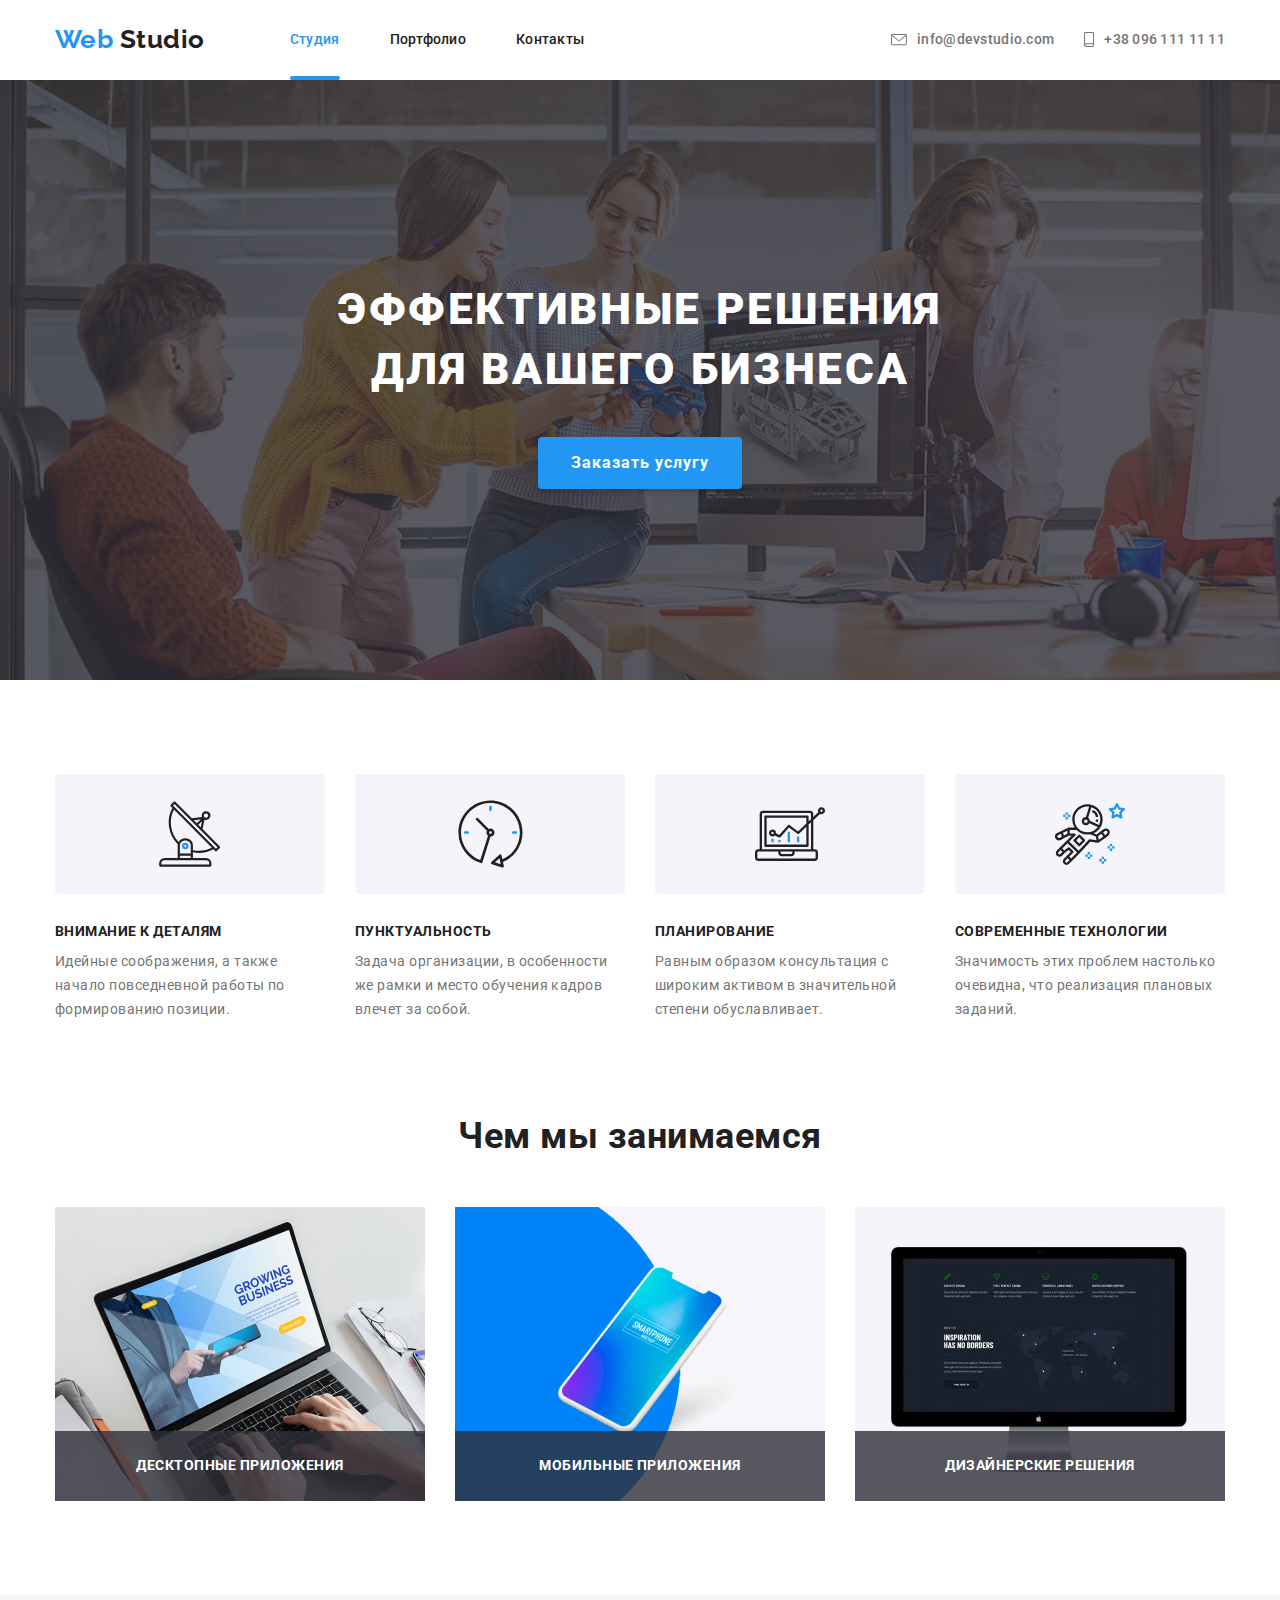
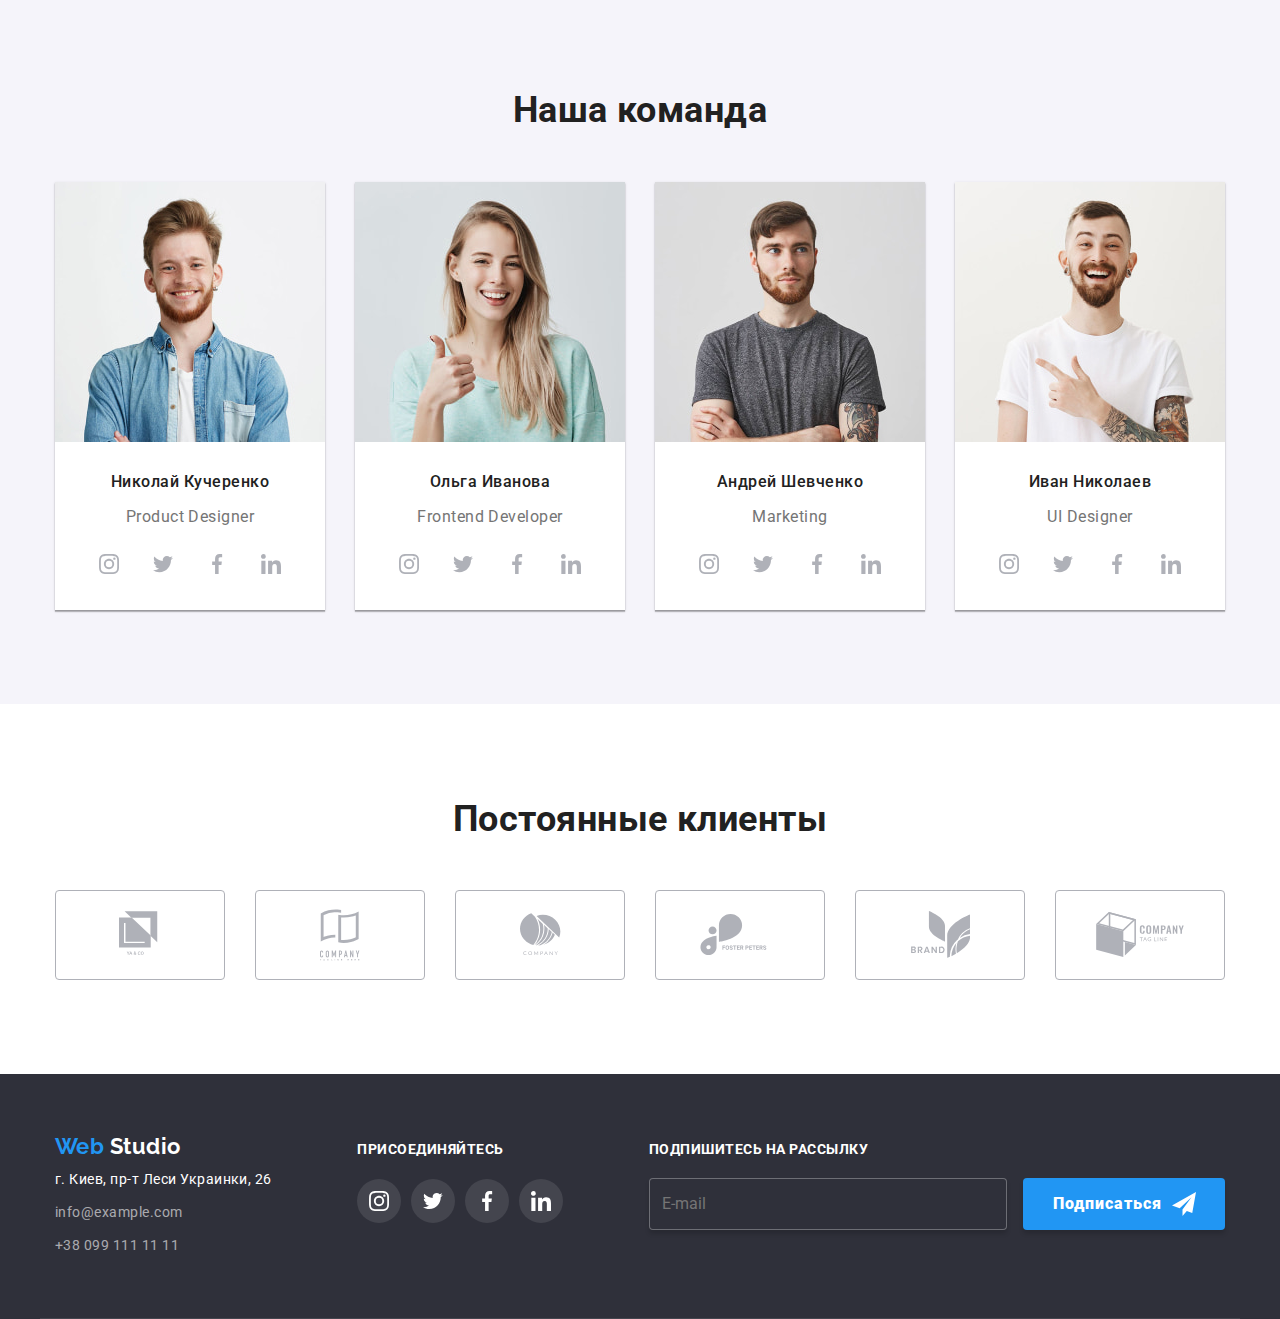
<file: index.html>
<!DOCTYPE html>
<html lang="ru">
  <head>
    <meta charset="UTF-8" />
    <meta name="viewport" content="width=device-width, initial-scale=1.0" />
    <title>Студия</title>
    <link
      href="https://fonts.googleapis.com/css2?family=Raleway:wght@700&family=Roboto:wght@400;500;700;900&display=swap"
      rel="stylesheet"
    />
    <link
      rel="stylesheet"
      href="https://cdnjs.cloudflare.com/ajax/libs/modern-normalize/0.6.0/modern-normalize.min.css"
    />
    <link rel="stylesheet" href="./css/main.min.css" />
  </head>
  <body>
    <header>
      <div class="header-container">
        <nav class="main-nav">
          <a href="index.html" class="logo"
            ><span class="accent">Web</span> Studio</a
          >
          <ul class="site-nav">
            <li class="item">
              <a href="index.html" class="link active">Студия</a>
            </li>
            <li class="item">
              <a href="portfolio.html" class="link">Портфолио</a>
            </li>
            <li class="item">
              <a href="contacts.html" class="link">Контакты</a>
            </li>
          </ul>
        </nav>
        <ul class="contacts">
          <li class="item">
            <a href="mailto:info@devstudio.com" class="link"
              >info@devstudio.com
              <svg class="icon-header" width="16" height="12">
                <use href="./images/symbol-defs-opt.svg#icon-envelope"></use>
              </svg>
            </a>
          </li>
          <li class="item">
            <a href="tel:+380961111111" class="link"
              >+38 096 111 11 11
              <svg class="icon-header" width="10" height="15">
                <use href="./images/symbol-defs-opt.svg#icon-smartphone"></use>
              </svg>
            </a>
          </li>
        </ul>
      </div>
    </header>

    <main>
      <!-- Hero -->
      <section class="hero">
        <h1 class="hero-title">
          эффективные решения <br />
          для вашего бизнеса
        </h1>
        <button data-modal-open class="button">Заказать услугу</button>
      </section>
      <!-- <h2>Features</h2> -->
      <section class="features-container">
        <ul class="features-list">
          <li class="list-item">
            <div class="features-overlay">
              <svg class="icon-features" width="65.32" height="70">
                <use href="./images/symbol-defs-opt.svg#icon-antenna"></use>
              </svg>
            </div>
            <h3 class="subtitle">Внимание к деталям</h3>
            <p class="text">
              Идейные соображения, а также начало повседневной работы по
              формированию позиции.
            </p>
          </li>
          <li class="list-item">
            <div class="features-overlay">
              <svg class="icon-features" width="67" height="70">
                <use href="./images/symbol-defs-opt.svg#icon-clock"></use>
              </svg>
            </div>
            <h3 class="subtitle">Пунктуальность</h3>
            <p class="text">
              Задача организации, в особенности же рамки и место обучения кадров
              влечет за собой.
            </p>
          </li>
          <li class="list-item">
            <div class="features-overlay">
              <svg class="icon-features" width="70" height="70">
                <use href="./images/symbol-defs-opt.svg#icon-diagram"></use>
              </svg>
            </div>
            <h3 class="subtitle">Планирование</h3>
            <p class="text">
              Равным образом консультация с широким активом в значительной
              степени обуславливает.
            </p>
          </li>
          <li class="list-item">
            <div class="features-overlay">
              <svg class="icon-features" width="70" height="70">
                <use href="./images/symbol-defs-opt.svg#icon-astronaut"></use>
              </svg>
            </div>
            <h3 class="subtitle">Современные технологии</h3>
            <p class="text">
              Значимость этих проблем настолько очевидна, что реализация
              плановых заданий.
            </p>
          </li>
        </ul>
      </section>
      <!-- Specialisation -->
      <section class="specialisation">
        <h2 class="section-title">Чем мы занимаемся</h2>
        <ul class="specialisation-list">
          <li class="specialisation-list-item">
            <div class="overlay">
              <img
                class="image"
                src="./images/desktop-optimized.jpg"
                alt="Ноутбук серого цвета"
                width="370"
                height="294"
              />
              <p class="item">Десктопные приложения</p>
            </div>
          </li>
          <li class="specialisation-list-item">
            <div class="overlay">
              <img
                class="image"
                src="./images/mobile-optimized.jpg"
                alt="Смартфон"
                width="370"
                height="294"
              />
              <p class="item">Мобильные приложения</p>
            </div>
          </li>
          <li class="specialisation-list-item">
            <div class="overlay">
              <img
                class="image"
                src="./images/design-optimized.jpg"
                alt="Монитор серо-черного цвета"
                width="370"
                height="294"
              />
              <p class="item">Дизайнерские решения</p>
            </div>
          </li>
        </ul>
      </section>
      <!-- Team -->
      <section class="team">
        <div class="container">
          <h2 class="section-title">Наша команда</h2>
          <ul class="team-list">
            <li class="team-member">
              <img
                class="image"
                src="./images/john-smith-optimized.jpg"
                alt="Фото Николая Кучеренко"
                width="270"
                height="260"
              />
              <div class="team-description">
                <h3 class="subtitle">Николай Кучеренко</h3>
                <p class="position">Product Designer</p>
                <ul class="list-socials">
                  <li class="socials-item-team button-socials">
                    <a
                      href="https://www.instagram.com/"
                      target="_blank"
                      class="socials-link-team"
                    >
                      <svg class="icon-socials-team" width="20" height="20">
                        <use
                          href="./images/symbol-defs-opt.svg#icon-instagram-card"
                        ></use>
                      </svg>
                    </a>
                  </li>
                  <li class="socials-item-team button-socials">
                    <a
                      href="https://twitter.com/"
                      target="_blank"
                      class="socials-link-team"
                    >
                      <svg class="icon-socials-team" width="20" height="20">
                        <use
                          href="./images/symbol-defs-opt.svg#icon-twitter-card"
                        ></use>
                      </svg>
                    </a>
                  </li>
                  <li class="socials-item-team button-socials">
                    <a
                      href="https://www.facebook.com/"
                      target="_blank"
                      class="socials-link-team"
                    >
                      <svg class="icon-socials-team" width="20" height="20">
                        <use
                          href="./images/symbol-defs-opt.svg#icon-facebook-card"
                        ></use>
                      </svg>
                    </a>
                  </li>
                  <li class="socials-item-team button-socials">
                    <a
                      href="https://www.linkedin.com/"
                      target="_blank"
                      class="socials-link-team"
                    >
                      <svg class="icon-socials-team" width="20" height="20">
                        <use
                          href="./images/symbol-defs-opt.svg#icon-linkedin-card"
                        ></use>
                      </svg>
                    </a>
                  </li>
                </ul>
              </div>
            </li>
            <li class="team-member">
              <img
                class="image"
                src="./images/marta-stuart-optimized.jpg"
                alt="Фото Ольги Ивановой"
                width="270"
                height="260"
              />
              <div class="team-description">
                <h3 class="subtitle">Ольга Иванова</h3>
                <p class="position">Frontend Developer</p>
                <ul class="list-socials">
                  <li class="socials-item-team button-socials">
                    <a
                      href="https://www.instagram.com/"
                      target="_blank"
                      class="socials-link-team"
                    >
                      <svg class="icon-socials-team" width="20" height="20">
                        <use
                          href="./images/symbol-defs-opt.svg#icon-instagram-card"
                        ></use>
                      </svg>
                    </a>
                  </li>
                  <li class="socials-item-team button-socials">
                    <a
                      href="https://twitter.com/"
                      target="_blank"
                      class="socials-link-team"
                    >
                      <svg class="icon-socials-team" width="20" height="20">
                        <use
                          href="./images/symbol-defs-opt.svg#icon-twitter-card"
                        ></use>
                      </svg>
                    </a>
                  </li>
                  <li class="socials-item-team button-socials">
                    <a
                      href="https://www.facebook.com/"
                      target="_blank"
                      class="socials-link-team"
                    >
                      <svg class="icon-socials-team" width="20" height="20">
                        <use
                          href="./images/symbol-defs-opt.svg#icon-facebook-card"
                        ></use>
                      </svg>
                    </a>
                  </li>
                  <li class="socials-item-team button-socials">
                    <a
                      href="https://www.linkedin.com/"
                      target="_blank"
                      class="socials-link-team"
                    >
                      <svg class="icon-socials-team" width="20" height="20">
                        <use
                          href="./images/symbol-defs-opt.svg#icon-linkedin-card"
                        ></use>
                      </svg>
                    </a>
                  </li>
                </ul>
              </div>
            </li>

            <li class="team-member">
              <img
                class="image"
                src="./images/robert-jakis-optimized.jpg"
                alt="Фото Андрея Шевченко"
                width="270"
                height="260"
              />
              <div class="team-description">
                <h3 class="subtitle">Андрей Шевченко</h3>
                <p class="position">Marketing</p>
                <ul class="list-socials">
                  <li class="socials-item-team button-socials">
                    <a
                      href="https://www.instagram.com/"
                      target="_blank"
                      class="socials-link-team"
                    >
                      <svg class="icon-socials-team" width="20" height="20">
                        <use
                          href="./images/symbol-defs-opt.svg#icon-instagram-card"
                        ></use>
                      </svg>
                    </a>
                  </li>
                  <li class="socials-item-team button-socials">
                    <a
                      href="https://twitter.com/"
                      target="_blank"
                      class="socials-link-team"
                    >
                      <svg class="icon-socials-team" width="20" height="20">
                        <use
                          href="./images/symbol-defs-opt.svg#icon-twitter-card"
                        ></use>
                      </svg>
                    </a>
                  </li>
                  <li class="socials-item-team button-socials">
                    <a
                      href="https://www.facebook.com/"
                      target="_blank"
                      class="socials-link-team"
                    >
                      <svg class="icon-socials-team" width="20" height="20">
                        <use
                          href="./images/symbol-defs-opt.svg#icon-facebook-card"
                        ></use>
                      </svg>
                    </a>
                  </li>
                  <li class="socials-item-team button-socials">
                    <a
                      href="https://www.linkedin.com/"
                      target="_blank"
                      class="socials-link-team"
                    >
                      <svg class="icon-socials-team" width="20" height="20">
                        <use
                          href="./images/symbol-defs-opt.svg#icon-linkedin-card"
                        ></use>
                      </svg>
                    </a>
                  </li>
                </ul>
              </div>
            </li>

            <li class="team-member">
              <img
                class="image"
                src="./images/martin-doe-optimized.jpg"
                alt="Фото Ивана Николаева"
                width="270"
                height="260"
              />
              <div class="team-description">
                <h3 class="subtitle">Иван Николаев</h3>
                <p class="position">UI Designer</p>
                <ul class="list-socials">
                  <li class="socials-item-team button-socials">
                    <a
                      href="https://www.instagram.com/"
                      target="_blank"
                      class="socials-link-team"
                    >
                      <svg class="icon-socials-team" width="20" height="20">
                        <use
                          href="./images/symbol-defs-opt.svg#icon-instagram-card"
                        ></use>
                      </svg>
                    </a>
                  </li>
                  <li class="socials-item-team button-socials">
                    <a
                      href="https://twitter.com/"
                      target="_blank"
                      class="socials-link-team"
                    >
                      <svg class="icon-socials-team" width="20" height="20">
                        <use
                          href="./images/symbol-defs-opt.svg#icon-twitter-card"
                        ></use>
                      </svg>
                    </a>
                  </li>
                  <li class="socials-item-team button-socials">
                    <a
                      href="https://www.facebook.com/"
                      target="_blank"
                      class="socials-link-team"
                    >
                      <svg class="icon-socials-team" width="20" height="20">
                        <use
                          href="./images/symbol-defs-opt.svg#icon-facebook-card"
                        ></use>
                      </svg>
                    </a>
                  </li>
                  <li class="socials-item-team button-socials">
                    <a
                      href="https://www.linkedin.com/"
                      target="_blank"
                      class="socials-link-team"
                    >
                      <svg class="icon-socials-team" width="20" height="20">
                        <use
                          href="./images/symbol-defs-opt.svg#icon-linkedin-card"
                        ></use>
                      </svg>
                    </a>
                  </li>
                </ul>
              </div>
            </li>
          </ul>
        </div>
      </section>
      <!-- Clients -->
      <section class="clients-container">
        <h2 class="section-title">Постоянные клиенты</h2>

        <ul class="list clients-list">
          <li>
            <a href="#" class="clients-logo">
              <svg class="icon-clients" width="42.27" height="49.23">
                <use href="./images/symbol-defs-opt.svg#icon-logo1"></use>
              </svg>
            </a>
          </li>
          <li>
            <a href="#" class="clients-logo">
              <svg class="icon-clients" width="40" height="52">
                <use href="./images/symbol-defs-opt.svg#icon-logo2"></use>
              </svg>
            </a>
          </li>
          <li>
            <a href="#" class="clients-logo">
              <svg class="icon-clients" width="41" height="42.6">
                <use href="./images/symbol-defs-opt.svg#icon-logo3"></use>
              </svg>
            </a>
          </li>
          <li>
            <a href="#" class="clients-logo">
              <svg class="icon-clients" width="79.66" height="42.02">
                <use href="./images/symbol-defs-opt.svg#icon-logo4"></use>
              </svg>
            </a>
          </li>
          <li>
            <a href="#" class="clients-logo">
              <svg class="icon-clients" width="59" height="47">
                <use href="./images/symbol-defs-opt.svg#icon-logo5"></use>
              </svg>
            </a>
          </li>
          <li>
            <a href="#" class="clients-logo">
              <svg class="icon-clients" width="88.5" height="45.5">
                <use href="./images/symbol-defs-opt.svg#icon-logo6"></use>
              </svg>
            </a>
          </li>
        </ul>
      </section>
    </main>

    <footer class="footer">
      <div class="footer-main-container">
        <div class="footer-left-part">
          <a class="logo" href="index.html">
            <p class="logo-footer"><span class="accent">Web</span> Studio</p>
          </a>
          <address class="address-container">
            <p class="address">г. Киев, пр-т Леси Украинки, 26</p>
            <a href="mailto:info@example.com" class="address-link"
              >info@example.com</a
            ><br />
            <a href="tel:+380991111111" class="address-link"
              >+38 099 111 11 11</a
            >
          </address>
        </div>
        <div class="socials">
          <p class="text">присоединяйтесь</p>
          <ul class="list socials-list-footer">
            <li class="socials-item-footer button-socials-footer">
              <a
                href="https://www.instagram.com/"
                target="_blank"
                class="socials-link-footer"
              >
                <svg class="icon-socials-footer" width="20" height="20">
                  <use
                    href="./images/symbol-defs-opt.svg#icon-instagram-footer"
                  ></use>
                </svg>
              </a>
            </li>
            <li class="socials-item-footer button-socials-footer">
              <a
                href="https://twitter.com/"
                target="_blank"
                class="socials-link-footer"
              >
                <svg class="icon-socials-footer" width="20" height="20">
                  <use
                    href="./images/symbol-defs-opt.svg#icon-twitter-footer"
                  ></use>
                </svg>
              </a>
            </li>
            <li class="socials-item-footer button-socials-footer">
              <a
                href="https://www.facebook.com/"
                target="_blank"
                class="socials-link-footer"
              >
                <svg class="icon-socials-footer" width="20" height="20">
                  <use
                    href="./images/symbol-defs-opt.svg#icon-facebook-footer"
                  ></use>
                </svg>
              </a>
            </li>
            <li class="socials-item-footer button-socials-footer">
              <a
                href="https://www.linkedin.com/"
                target="_blank"
                class="socials-link-footer"
              >
                <svg class="icon-socials-footer" width="20" height="20">
                  <use
                    href="./images/symbol-defs-opt.svg#icon-linkedin-footer"
                  ></use>
                </svg>
              </a>
            </li>
          </ul>
        </div>
        <div class="subscription-container">
          <b class="text">Подпишитесь на рассылку</b>
          <form method="POST" class="subcription-form">
            <label class="subcription-form-label">
              <input
                type="email"
                name="email"
                class="subcription-form-input"
                placeholder="E-mail"
              />
            </label>
            <button type="submit" class="button">
              Подписаться
              <svg class="icon-send" width="24" height="24">
                <use href="./images/symbol-defs-opt.svg#icon-icon-send"></use>
              </svg>
            </button>
          </form>
        </div>
      </div>
    </footer>
    <!-- Modal -->
    <div class="backdrop is-hidden" data-modal>
      <div class="modal">
        <form method="POST" class="form">
          <b class="call-to-action">Оставьте свои данные, мы вам перезвоним</b>
          <ul class="list">
            <li class="form-field">
              <input
                type="text"
                name="name"
                id="name"
                class="form-input"
                placeholder=" "
              />
              <label for="name" class="form-label">Имя</label>
              <svg
                class="icon-modal"
                fill="none"
                xmlns="http://www.w3.org/2000/svg"
              >
                <path
                  d="M9 9a3 3 0 100-6 3 3 0 100 6zm0 1.5c-2.003 0-6 1.005-6 3v.75c0 .412.337.75.75.75h10.5c.412 0 .75-.338.75-.75v-.75c0-1.995-3.998-3-6-3z"
                />
              </svg>
            </li>
            <li class="form-field">
              <input
                type="tel"
                name="telephone"
                id="tel"
                class="form-input"
                placeholder=" "
              />
              <label for="tel" class="form-label">Телефон</label>
              <svg class="icon-modal">
                <path
                  d="M13.996 11.123l-1.838-.21a1.441 1.441 0 00-1.187.412l-1.332 1.332a10.888 10.888 0 01-4.769-4.77L6.21 6.55a1.44 1.44 0 00.413-1.187l-.21-1.824a1.448 1.448 0 00-1.44-1.28H3.72c-.818 0-1.498.68-1.448 1.498.384 6.18 5.326 11.115 11.5 11.499.817.05 1.498-.63 1.498-1.448v-1.252a1.434 1.434 0 00-1.274-1.432z"
                />
              </svg>
            </li>
            <li class="form-field">
              <input
                type="email"
                name="mail"
                id="mail"
                class="form-input"
                placeholder=" "
              />
              <label for="mail" class="form-label">Почта</label>
              <svg class="icon-modal">
                <path
                  d="M15 3H3c-.825 0-1.492.675-1.492 1.5l-.008 9c0 .825.675 1.5 1.5 1.5h12c.825 0 1.5-.675 1.5-1.5v-9c0-.825-.675-1.5-1.5-1.5zm-.3 3.188L9.398 9.502a.759.759 0 01-.796 0L3.3 6.188a.637.637 0 11.675-1.08L9 8.25l5.025-3.143a.637.637 0 11.675 1.08z"
                />
              </svg>
            </li>
            <li class="form-field textarea">
              <textarea
                name="comment"
                id="comment"
                rows="5"
                class="comment-textarea"
                placeholder=" "
              ></textarea>
              <label for="comment" class="form-label comment"
                >Комментарий</label
              >
            </li>
            <li class="form-agreement">
              <label class="agreement">
                <input type="checkbox" name="agreement" class="checkbox" />
                <span class="icon-checkbox"></span>
                <span class="checkbox-label">
                  Соглашаюсь с рассылкой и принимаю
                  <a href="#" class="policy">Условия договора </a>
                </span>
              </label>
            </li>
            <li class="button-submit">
              <button type="submit" class="button">Отправить</button>
            </li>
          </ul>
        </form>
        <div class="button-close-field" data-modal-close>
          <button class="button-close">
            <svg width="18" height="18" class="button-close-icon">
              <path
                d="M15 4.108L13.892 3 9.5 7.392 5.108 3 4 4.108 8.392 8.5 4 12.892 5.108 14 9.5 9.608 13.892 14 15 12.892 10.608 8.5 15 4.108z"
              />
            </svg>
          </button>
        </div>
      </div>
    </div>
    <script src="./js/modal.js"></script>
  </body>
</html>
</file>
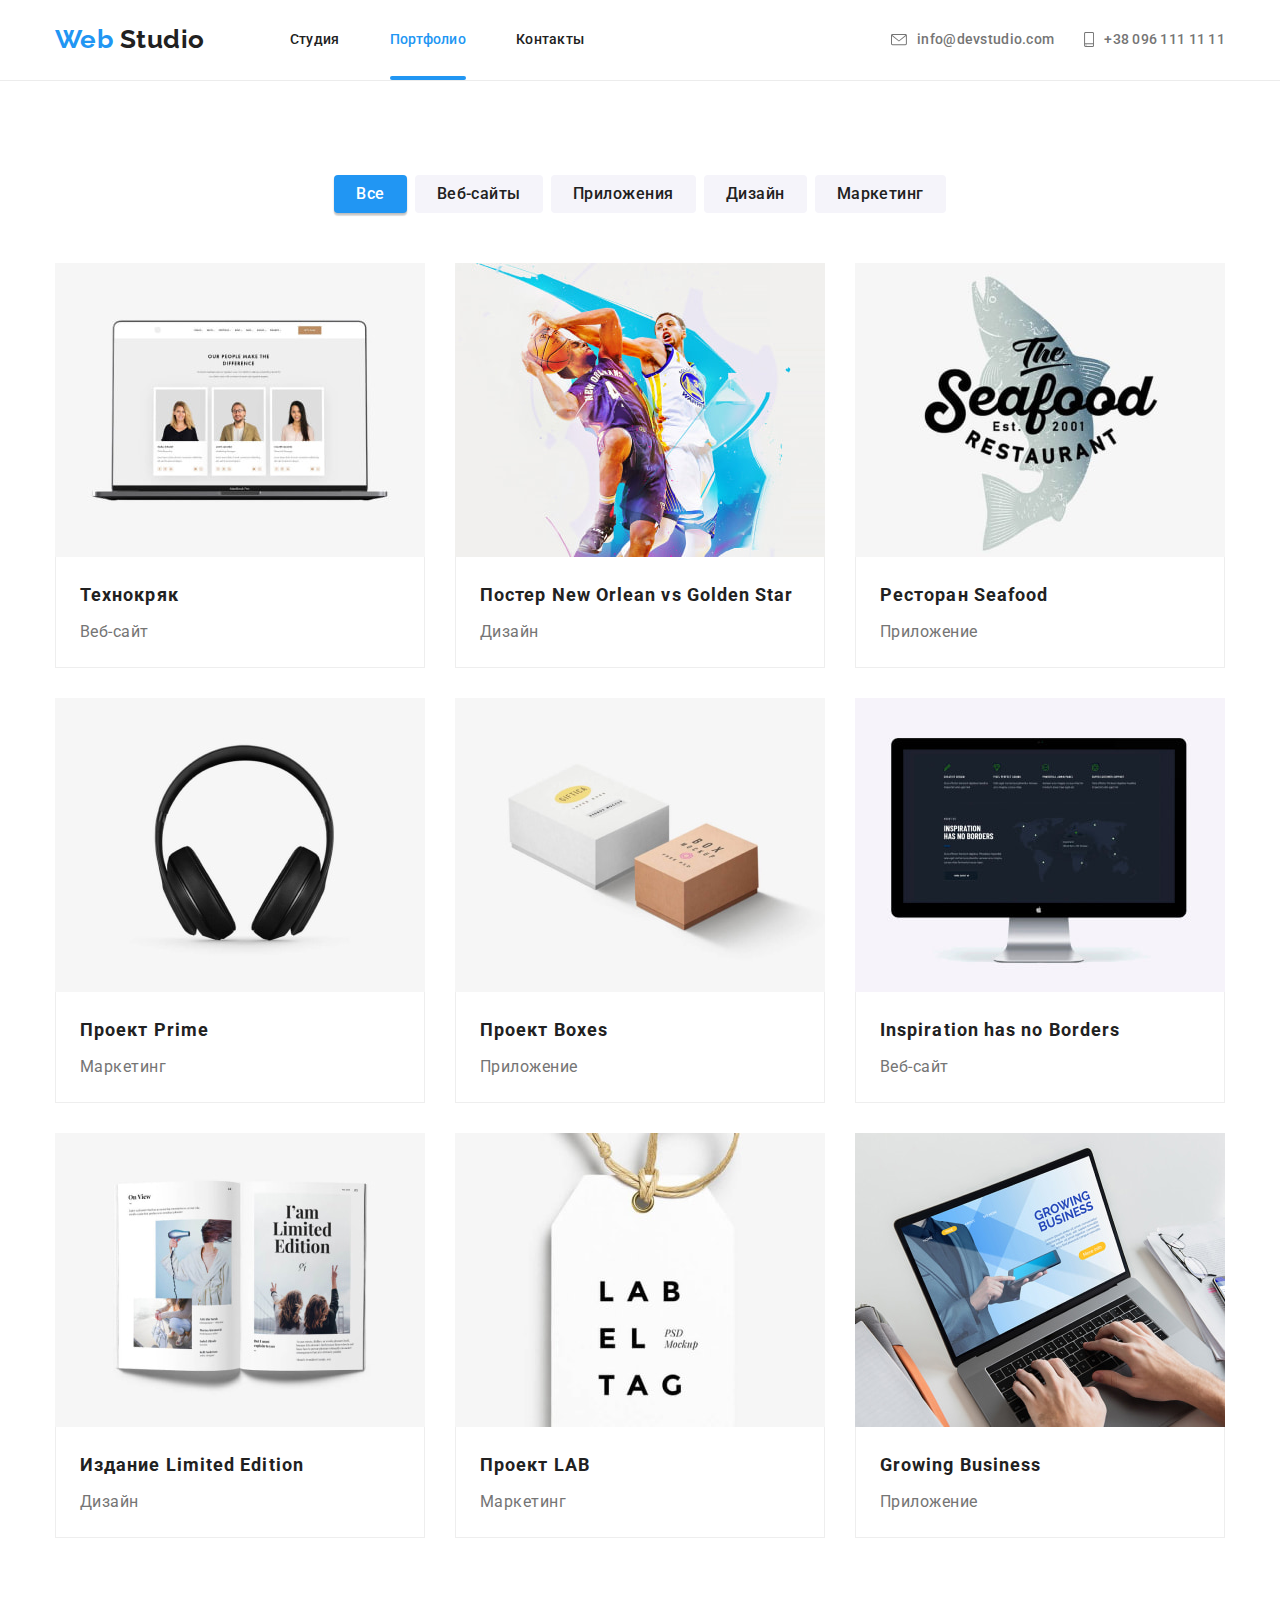
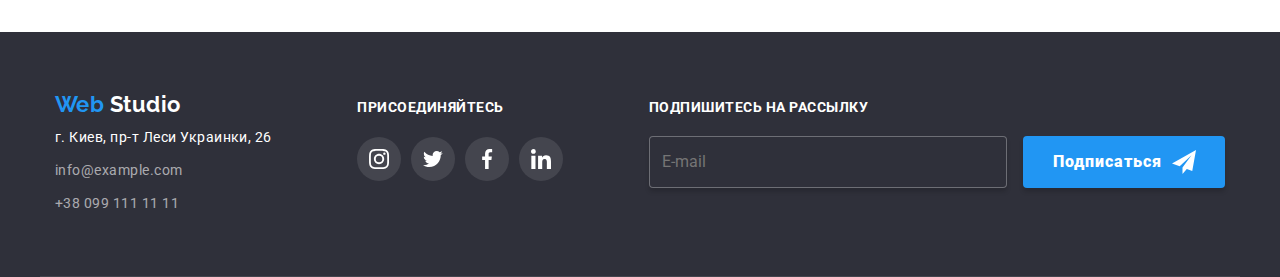
<file: portfolio.html>
<!DOCTYPE html>
<html lang="ru">
  <head>
    <meta charset="UTF-8" />
    <meta name="viewport" content="width=device-width, initial-scale=1.0" />
    <title>Портфолио</title>
    <link
      href="https://fonts.googleapis.com/css2?family=Raleway:wght@700&family=Roboto:wght@400;500;700;900&display=swap"
      rel="stylesheet"
    />
    <link
      rel="stylesheet"
      href="https://cdnjs.cloudflare.com/ajax/libs/modern-normalize/0.6.0/modern-normalize.min.css"
    />
    <link rel="stylesheet" href="./css/main.min.css" />
  </head>
  <body>
    <header class="header header-portfolio">
      <div class="container header-container">
        <nav class="main-nav">
          <a href="index.html" class="logo"
            ><span class="accent">Web</span> Studio</a
          >
          <ul class="site-nav list">
            <li class="item"><a href="index.html" class="link">Студия</a></li>
            <li class="item">
              <a href="portfolio.html" class="link active">Портфолио</a>
            </li>
            <li class="item">
              <a href="contacts.html" class="link">Контакты</a>
            </li>
          </ul>
        </nav>
        <ul class="contacts list">
          <li class="item">
            <a href="mailto:info@devstudio.com" class="link"
              >info@devstudio.com
              <svg class="icon-header" width="16" height="12">
                <use href="./images/symbol-defs-opt.svg#icon-envelope"></use>
              </svg>
            </a>
          </li>
          <li class="item">
            <a href="tel:+380961111111" class="link"
              >+38 096 111 11 11
              <svg class="icon-header" width="10" height="15">
                <use href="./images/symbol-defs-opt.svg#icon-smartphone"></use>
              </svg>
            </a>
          </li>
        </ul>
      </div>
    </header>
    <main>
      <!-- <h1>Портфолио</h1> -->
      <section class="portfolio-section">
        <!-- Filter -->
        <div class="container filter">
          <ul class="list">
            <li class="list-item">
              <button type="button" class="button-filter active">Все</button>
            </li>
            <li class="list-item">
              <button type="button" class="button-filter">Веб-сайты</button>
            </li>
            <li class="list-item">
              <button type="button" class="button-filter">Приложения</button>
            </li>
            <li class="list-item">
              <button type="button" class="button-filter">Дизайн</button>
            </li>
            <li class="list-item">
              <button type="button" class="button-filter">Маркетинг</button>
            </li>
          </ul>
        </div>
        <!-- Gallery -->
        <div class="container portfolio">
          <ul class="list gallery">
            <li class="element">
              <a href="#" class="link">
                <div class="gallery-overlay">
                  <img
                    src="./images/portfolio-techno-optimized.jpg"
                    alt=""
                    width="370"
                    height="294"
                    class="image"
                  />
                  <div class="overlay">
                    <p class="text">
                      Технокряк это современная площадка распространения
                      коронавируса. Компании используют эту платформу для
                      цифрового шпионажа и атак на защищённые сервера
                      конкурентов.
                    </p>
                  </div>
                </div>
                <div class="element-content">
                  <h2 class="subtitle">Технокряк</h2>
                  <p class="type">Веб-сайт</p>
                </div>
              </a>
            </li>
            <li class="element">
              <a href="#" class="link">
                <div class="gallery-overlay">
                  <img
                    src="./images/portfolio-poster-optimized.jpg"
                    alt=""
                    width="370"
                    height="294"
                    class="image"
                  />
                  <div class="overlay">
                    <p class="text">
                      Технокряк это современная площадка распространения
                      коронавируса. Компании используют эту платформу для
                      цифрового шпионажа и атак на защищённые сервера
                      конкурентов.
                    </p>
                  </div>
                </div>
                <div class="element-content">
                  <h2 class="subtitle">Постер New Orlean vs Golden Star</h2>
                  <p class="type">Дизайн</p>
                </div>
              </a>
            </li>
            <li class="element">
              <a href="#" class="link">
                <div class="gallery-overlay">
                  <img
                    src="./images/portfolio-restaurant-seafood-optimized.jpg"
                    alt=""
                    width="370"
                    height="294"
                    class="image"
                  />
                  <div class="overlay">
                    <p class="text">
                      Технокряк это современная площадка распространения
                      коронавируса. Компании используют эту платформу для
                      цифрового шпионажа и атак на защищённые сервера
                      конкурентов.
                    </p>
                  </div>
                </div>
                <div class="element-content">
                  <h2 class="subtitle">Ресторан Seafood</h2>
                  <p class="type">Приложение</p>
                </div>
              </a>
            </li>
            <li class="element">
              <a href="#" class="link">
                <div class="gallery-overlay">
                  <img
                    src="./images/portfolio-prime-optimized.jpg"
                    alt=""
                    width="370"
                    height="294"
                    class="image"
                  />
                  <div class="overlay">
                    <p class="text">
                      Технокряк это современная площадка распространения
                      коронавируса. Компании используют эту платформу для
                      цифрового шпионажа и атак на защищённые сервера
                      конкурентов.
                    </p>
                  </div>
                </div>
                <div class="element-content">
                  <h2 class="subtitle">Проект Prime</h2>
                  <p class="type">Маркетинг</p>
                </div>
              </a>
            </li>
            <li class="element">
              <a href="#" class="link">
                <div class="gallery-overlay">
                  <img
                    src="./images/portfolio-boxes-optimized.jpg"
                    alt=""
                    width="370"
                    height="294"
                    class="image"
                  />
                  <div class="overlay">
                    <p class="text">
                      Технокряк это современная площадка распространения
                      коронавируса. Компании используют эту платформу для
                      цифрового шпионажа и атак на защищённые сервера
                      конкурентов.
                    </p>
                  </div>
                </div>
                <div class="element-content">
                  <h2 class="subtitle">Проект Boxes</h2>
                  <p class="type">Приложение</p>
                </div>
              </a>
            </li>
            <li class="element">
              <a href="#" class="link">
                <div class="gallery-overlay">
                  <img
                    src="./images/portfolio-inspiration-optimized.jpg"
                    alt=""
                    width="370"
                    height="294"
                    class="image"
                  />
                  <div class="overlay">
                    <p class="text">
                      Технокряк это современная площадка распространения
                      коронавируса. Компании используют эту платформу для
                      цифрового шпионажа и атак на защищённые сервера
                      конкурентов.
                    </p>
                  </div>
                </div>
                <div class="element-content">
                  <h2 class="subtitle">Inspiration has no Borders</h2>
                  <p class="type">Веб-сайт</p>
                </div>
              </a>
            </li>
            <li class="element">
              <a href="#" class="link">
                <div class="gallery-overlay">
                  <img
                    src="./images/portfolio-limited-edition-optimized.jpg"
                    alt=""
                    width="370"
                    height="294"
                    class="image"
                  />
                  <div class="overlay">
                    <p class="text">
                      Технокряк это современная площадка распространения
                      коронавируса. Компании используют эту платформу для
                      цифрового шпионажа и атак на защищённые сервера
                      конкурентов.
                    </p>
                  </div>
                </div>
                <div class="element-content">
                  <h2 class="subtitle">Издание Limited Edition</h2>
                  <p class="type">Дизайн</p>
                </div>
              </a>
            </li>
            <li class="element">
              <a href="#" class="link">
                <div class="gallery-overlay">
                  <img
                    src="./images/portfolio-lab-optimized.jpg"
                    alt=""
                    width="370"
                    height="294"
                    class="image"
                  />
                  <div class="overlay">
                    <p class="text">
                      Технокряк это современная площадка распространения
                      коронавируса. Компании используют эту платформу для
                      цифрового шпионажа и атак на защищённые сервера
                      конкурентов.
                    </p>
                  </div>
                </div>
                <div class="element-content">
                  <h2 class="subtitle">Проект LAB</h2>
                  <p class="type">Маркетинг</p>
                </div>
              </a>
            </li>
            <li class="element">
              <a href="#" class="link">
                <div class="gallery-overlay">
                  <img
                    src="./images/portfolio-growing-business-optimized.jpg"
                    alt=""
                    width="370"
                    height="294"
                    class="image"
                  />
                  <div class="overlay">
                    <p class="text">
                      Технокряк это современная площадка распространения
                      коронавируса. Компании используют эту платформу для
                      цифрового шпионажа и атак на защищённые сервера
                      конкурентов.
                    </p>
                  </div>
                </div>
                <div class="element-content">
                  <h2 class="subtitle">Growing Business</h2>
                  <p class="type">Приложение</p>
                </div>
              </a>
            </li>
          </ul>
        </div>
      </section>
    </main>

    <footer class="footer">
      <div class="footer-main-container">
        <div class="footer-left-part">
          <a class="logo" href="index.html">
            <p class="logo-footer"><span class="accent">Web</span> Studio</p>
          </a>
          <address class="address-container">
            <p class="address">г. Киев, пр-т Леси Украинки, 26</p>
            <a href="mailto:info@example.com" class="address-link"
              >info@example.com</a
            ><br />
            <a href="tel:+380991111111" class="address-link"
              >+38 099 111 11 11</a
            >
          </address>
        </div>
        <div class="socials">
          <p class="text">присоединяйтесь</p>
          <ul class="list socials-list-footer">
            <li class="socials-item-footer button-socials-footer">
              <a
                href="https://www.instagram.com/"
                target="_blank"
                class="socials-link-footer"
              >
                <svg class="icon-socials-footer" width="20" height="20">
                  <use
                    href="./images/symbol-defs-opt.svg#icon-instagram-footer"
                  ></use>
                </svg>
              </a>
            </li>
            <li class="socials-item-footer button-socials-footer">
              <a
                href="https://twitter.com/"
                target="_blank"
                class="socials-link-footer"
              >
                <svg class="icon-socials-footer" width="20" height="20">
                  <use
                    href="./images/symbol-defs-opt.svg#icon-twitter-footer"
                  ></use>
                </svg>
              </a>
            </li>
            <li class="socials-item-footer button-socials-footer">
              <a
                href="https://www.facebook.com/"
                target="_blank"
                class="socials-link-footer"
              >
                <svg class="icon-socials-footer" width="20" height="20">
                  <use
                    href="./images/symbol-defs-opt.svg#icon-facebook-footer"
                  ></use>
                </svg>
              </a>
            </li>
            <li class="socials-item-footer button-socials-footer">
              <a
                href="https://www.linkedin.com/"
                target="_blank"
                class="socials-link-footer"
              >
                <svg class="icon-socials-footer" width="20" height="20">
                  <use
                    href="./images/symbol-defs-opt.svg#icon-linkedin-footer"
                  ></use>
                </svg>
              </a>
            </li>
          </ul>
        </div>
        <div class="subscription-container">
          <b class="text">Подпишитесь на рассылку</b>
          <form method="POST" class="subcription-form">
            <label class="subcription-form-label">
              <input
                type="email"
                name="email"
                class="subcription-form-input"
                placeholder="E-mail"
              />
            </label>
            <button type="submit" class="button">
              Подписаться
              <svg class="icon-send" width="24" height="24">
                <use href="./images/symbol-defs-opt.svg#icon-icon-send"></use>
              </svg>
            </button>
          </form>
        </div>
      </div>
    </footer>
  </body>
</html>
</file>
<file: css/main.min.css>
.features-container,.specialisation,.team,.clients-container,.portfolio-section{padding-bottom:94px;padding-top:94px}.header-container,.features-container,.specialisation,.team .container,.clients-container,.footer-main-container,.filter,.portfolio{margin-left:auto;margin-right:auto;width:1200px;padding-left:15px;padding-right:15px}.site-nav,.contacts,.features-list,.specialisation-list,.team-list,.list-socials,.clients-list,.socials-list-footer,.form .list,.filter .list,.gallery{padding:0;margin:0;list-style:none}.site-nav .link,.contacts .link,.logo,.address-link,.element .link{text-decoration:none}.element .image{display:block}body{background-color:#fff;color:#757575;font-family:Roboto,sans-serif;letter-spacing:0.03em}.header-container{display:-webkit-box;display:-ms-flexbox;display:flex}.main-nav{display:-webkit-box;display:-ms-flexbox;display:flex;-webkit-box-align:center;-ms-flex-align:center;align-items:center}.site-nav{display:-webkit-box;display:-ms-flexbox;display:flex;margin-left:85px}.site-nav .item{position:relative}.site-nav .item:not(:last-child){margin-right:50px}.site-nav .link{display:block;padding-top:32px;padding-bottom:32px;color:#212121;font-weight:500;font-size:14px;line-height:1.14;letter-spacing:0.02em;-webkit-transition:color 250ms cubic-bezier(0.4, 0, 0.2, 1);transition:color 250ms cubic-bezier(0.4, 0, 0.2, 1)}.site-nav .link:hover,.site-nav .link:focus{color:#2196f3}.site-nav .link::after{position:absolute;bottom:0;right:0;content:"";width:100%;height:4px;display:inline-block;color:#2196f3;background:#2196f3;border-radius:2px;opacity:0}.site-nav .link.active{color:#2196f3}.site-nav .link.active::after{position:absolute;bottom:0;right:0;content:"";width:100%;height:4px;display:inline-block;color:#2196f3;background:#2196f3;border-radius:2px;opacity:1}.contacts{display:-webkit-box;display:-ms-flexbox;display:flex;margin-left:auto;-webkit-box-align:center;-ms-flex-align:center;align-items:center}.contacts .item:not(:last-child){margin-right:30px}.contacts .link{display:-webkit-box;display:-ms-flexbox;display:flex;-webkit-box-align:center;-ms-flex-align:center;align-items:center;-webkit-box-orient:horizontal;-webkit-box-direction:reverse;-ms-flex-direction:row-reverse;flex-direction:row-reverse;color:#757575;font-weight:500;font-size:14px;line-height:1.14;letter-spacing:0.02em;-webkit-transition:color 250ms cubic-bezier(0.4, 0, 0.2, 1);transition:color 250ms cubic-bezier(0.4, 0, 0.2, 1)}.contacts .link:hover,.contacts .link:focus{color:#2196f3}.link .icon-header{margin-right:10px;fill:currentColor;-webkit-transition:fill 250ms cubic-bezier(0.4, 0, 0.2, 1);transition:fill 250ms cubic-bezier(0.4, 0, 0.2, 1)}.link .icon-header :hover,:focus .link .icon-header{fill:#2196f3}.header-portfolio{border-bottom:1px solid #ececec}.logo{color:#212121;font-family:Raleway, sans-serif;font-weight:700;font-size:26px;line-height:1.12}.logo .accent{color:#2196f3}.hero{margin-left:auto;margin-right:auto;padding-top:200px;background-color:rgba(47,48,58,0.8);background-image:-webkit-gradient(linear, left top, right top, from(rgba(47,48,58,0.8)), to(rgba(47,48,58,0.8))),url("../images/header-small.jpg");background-image:linear-gradient(to right, rgba(47,48,58,0.8), rgba(47,48,58,0.8)),url("../images/header-small.jpg");background-size:cover;max-width:1600px;height:600px;text-align:center}.hero .hero-title{margin-top:0;margin-bottom:37px;color:#fff;font-weight:900;font-size:44px;line-height:1.36;letter-spacing:0.06em;text-transform:uppercase}.features-list{display:-webkit-box;display:-ms-flexbox;display:flex}.features-list .list-item:not(:last-child){margin-right:30px}.features-overlay{display:-webkit-box;display:-ms-flexbox;display:flex;-webkit-box-pack:center;-ms-flex-pack:center;justify-content:center;-webkit-box-align:center;-ms-flex-align:center;align-items:center;width:270px;height:120px;border-radius:4px;background-color:#f5f4fa}.list-item .subtitle{margin-top:30px;margin-bottom:10px;color:#212121;font-weight:700;font-size:14px;line-height:1.14;text-transform:uppercase}.list-item .text{margin-top:0;margin-bottom:0;font-size:14px;line-height:1.7}.specialisation{padding-top:0}.specialisation-list{display:-webkit-box;display:-ms-flexbox;display:flex}.specialisation-list-item:not(:last-child){margin-right:30px}.specialisation-list-item .overlay{position:relative}.specialisation .section-title{margin-top:0;margin-bottom:50px;color:#212121;font-size:36px;line-height:1.17;text-align:center}.specialisation .item{position:absolute;bottom:0;right:0;width:370px;height:70px;margin-top:0;margin-bottom:0;display:-webkit-inline-box;display:-ms-inline-flexbox;display:inline-flex;-webkit-box-align:center;-ms-flex-align:center;align-items:center;-webkit-box-pack:center;-ms-flex-pack:center;justify-content:center;color:#fff;background-color:rgba(47,48,58,0.8);font-weight:700;font-size:14px;line-height:1.14;text-align:center;text-transform:uppercase}.image{display:block}.team{background-color:#f5f4fa}.team .section-title{margin-top:0;margin-bottom:50px;color:#212121;font-size:36px;line-height:1.17;text-align:center}.team-list{display:-webkit-box;display:-ms-flexbox;display:flex}.team-member{background-color:#fff;overflow:hidden;-webkit-box-shadow:0px 2px 1px rgba(0,0,0,0.2),0px 1px 1px rgba(0,0,0,0.14),0px 1px 3px rgba(0,0,0,0.12);box-shadow:0px 2px 1px rgba(0,0,0,0.2),0px 1px 1px rgba(0,0,0,0.14),0px 1px 3px rgba(0,0,0,0.12)}.team-member:not(:last-child){margin-right:30px}.team-description{padding-bottom:24px;padding-top:30px}.team .subtitle{color:#212121;margin-top:0;font-weight:500;font-size:16px;line-height:1.19;text-transform:none;text-align:center}.team .position{margin-top:0;margin-bottom:16px;font-weight:400;font-size:16px;line-height:1.19;text-align:center}.list-socials{display:-webkit-box;display:-ms-flexbox;display:flex;-webkit-box-pack:center;-ms-flex-pack:center;justify-content:center}.socials-item-team:not(:last-child){margin-right:10px}.button-socials{border-radius:50%;padding:0;line-height:0;background-color:#fff;-webkit-transition:background-color 250ms cubic-bezier(0.4, 0, 0.2, 1);transition:background-color 250ms cubic-bezier(0.4, 0, 0.2, 1)}.button-socials:hover,.button-socials :focus{background-color:#2196f3;fill:#fff}.socials-link-team{display:-webkit-box;display:-ms-flexbox;display:flex;-webkit-box-pack:center;-ms-flex-pack:center;justify-content:center;-webkit-box-align:center;-ms-flex-align:center;align-items:center;width:44px;height:44px;border-radius:50%;padding:0;line-height:0;background-color:#fff;fill:#afb1b8;-webkit-transition:background-color 250ms cubic-bezier(0.4, 0, 0.2, 1),fill 250ms cubic-bezier(0.4, 0, 0.2, 1);transition:background-color 250ms cubic-bezier(0.4, 0, 0.2, 1),fill 250ms cubic-bezier(0.4, 0, 0.2, 1)}.socials-link-team:hover,.socials-link-team:focus{background-color:#2196f3;fill:#fff}.icon-socials-team{fill:#afb1b8;-webkit-transition:fill 250ms cubic-bezier(0.4, 0, 0.2, 1);transition:fill 250ms cubic-bezier(0.4, 0, 0.2, 1)}.socials-link-team:hover .icon-socials-team,.socials-link-team:focus .icon-socials-team{fill:#fff}.clients-list{display:-webkit-box;display:-ms-flexbox;display:flex;-webkit-box-pack:justify;-ms-flex-pack:justify;justify-content:space-between}.clients-container .section-title{margin-top:0;margin-bottom:50px;color:#212121;font-size:36px;line-height:1.17;text-align:center}.clients-logo{margin:auto;display:-webkit-inline-box;display:-ms-inline-flexbox;display:inline-flex;-webkit-box-pack:center;-ms-flex-pack:center;justify-content:center;-webkit-box-align:center;-ms-flex-align:center;align-items:center;width:170px;height:90px;border:1px solid #afb1b8;border-radius:4px;-webkit-transition:border 250ms cubic-bezier(0.4, 0, 0.2, 1);transition:border 250ms cubic-bezier(0.4, 0, 0.2, 1)}.clients-logo:hover,.clients-logo :focus{border:1px solid #2196f3}.icon-clients{fill:#afb1b8;-webkit-transition:fill 250ms cubic-bezier(0.4, 0, 0.2, 1);transition:fill 250ms cubic-bezier(0.4, 0, 0.2, 1)}.clients-logo:hover .icon-clients,.clients-logo:focus .icon-clients{fill:#2196f3}.footer{color:#fff;background-color:#2f303a}.footer-main-container{display:-webkit-box;display:-ms-flexbox;display:flex;-webkit-box-pack:justify;-ms-flex-pack:justify;justify-content:space-between;-webkit-box-align:baseline;-ms-flex-align:baseline;align-items:baseline;padding-top:60px;padding-bottom:60px;border-bottom:1px solid rgba(255,255,255,0.1)}.footer .logo{margin-top:0;margin-bottom:10px;display:inline-block;color:#fff;font-size:22px;line-height:1.12}.logo-footer{margin-top:0;margin-bottom:0}.address-container{font-size:14px;line-height:1.7;font-style:normal}.address-container .address{margin-top:0;margin-bottom:9px}.address-link{display:inline-block;color:rgba(255,255,255,0.6)}.address-link:hover,.address-link:focus{color:#2196f3}.address-link:not(:last-child){margin-bottom:9px}.socials{padding-bottom:21px}.socials .text,.subscription-container .text{margin-top:0;margin-bottom:21px;font-weight:700;font-size:14px;line-height:1.14;text-transform:uppercase}.socials-list-footer{display:-webkit-inline-box;display:-ms-inline-flexbox;display:inline-flex}.socials-list-footer :not(:last-child){margin-right:10px}.socials-link-footer{display:-webkit-box;display:-ms-flexbox;display:flex;-webkit-box-pack:center;-ms-flex-pack:center;justify-content:center;-webkit-box-align:center;-ms-flex-align:center;align-items:center;width:44px;height:44px;border-radius:50%;line-height:0;background-color:rgba(255,255,255,0.1);-webkit-transition:background-color 250ms cubic-bezier(0.4, 0, 0.2, 1);transition:background-color 250ms cubic-bezier(0.4, 0, 0.2, 1)}.socials-link-footer:hover,.socials-link-footer:focus{background-color:#2196f3}.subscription-container{margin-bottom:0}.subcription-form-input{margin-top:20px;margin-bottom:0;margin-right:12px;padding:10px 58px 10px 12px;display:inline-block;min-width:358px;color:rgba(255,255,255,0.6);background-color:#2f303a;font-size:16px;line-height:1.87;border-radius:4px;border:1px solid rgba(255,255,255,0.3);-webkit-box-shadow:0px 4px 4px rgba(0,0,0,0.15);box-shadow:0px 4px 4px rgba(0,0,0,0.15)}.button{display:-webkit-inline-box;display:-ms-inline-flexbox;display:inline-flex;min-width:200px;border-radius:4px;padding:10px 32px;-webkit-transition:background-color 250ms cubic-bezier(0.4, 0, 0.2, 1);transition:background-color 250ms cubic-bezier(0.4, 0, 0.2, 1);border:1px solid transparent;color:#fff;background-color:#2196f3;text-decoration:none;-webkit-box-shadow:0px 4px 4px rgba(0,0,0,0.15);box-shadow:0px 4px 4px rgba(0,0,0,0.15);font-weight:700;font-size:16px;line-height:1.87;letter-spacing:0.06em;text-align:center}.button:focus,.button:hover{background-color:#188ce8}.subscription-container .button{font-weight:900;padding-top:10px;padding-bottom:10px;padding-right:28px;padding-left:29px;-webkit-box-align:center;-ms-flex-align:center;align-items:center}.icon-send{margin-left:10px}.backdrop{position:fixed;top:0;left:0;width:100%;height:100%;background-color:rgba(0,0,0,0.2);opacity:1;-webkit-transition:opacity 250ms cubic-bezier(0.4, 0, 0.2, 1);transition:opacity 250ms cubic-bezier(0.4, 0, 0.2, 1)}.backdrop.is-hidden{opacity:0;pointer-events:none}.backdrop.is-hidden .modal{-webkit-transform:translate(-50%, -50%) scale(1.1);transform:translate(-50%, -50%) scale(1.1)}.modal{position:absolute;top:50%;left:50%;-webkit-transform:translate(-50%, -50%) scale(1);transform:translate(-50%, -50%) scale(1);padding:40px;background-color:#fff;-webkit-box-shadow:0px 2px 1px rgba(0,0,0,0.2),0px 1px 1px rgba(0,0,0,0.14),0px 1px 3px rgba(0,0,0,0.12);box-shadow:0px 2px 1px rgba(0,0,0,0.2),0px 1px 1px rgba(0,0,0,0.14),0px 1px 3px rgba(0,0,0,0.12);border-radius:4px;-webkit-transition:-webkit-transform 250ms cubic-bezier(0.4, 0, 0.2, 1);transition:-webkit-transform 250ms cubic-bezier(0.4, 0, 0.2, 1);transition:transform 250ms cubic-bezier(0.4, 0, 0.2, 1);transition:transform 250ms cubic-bezier(0.4, 0, 0.2, 1), -webkit-transform 250ms cubic-bezier(0.4, 0, 0.2, 1)}.form{min-width:448px;margin-left:auto;margin-right:auto}.form-field{position:relative;margin-bottom:28px;width:100%}.form-field .textarea{margin-bottom:20px}.form .call-to-action{display:block;margin-top:0;margin-bottom:30px;font-weight:700;font-size:20px;line-height:1.15;text-align:center;letter-spacing:0.03em;color:#212121}.form-label{position:absolute;top:50%;left:0;-webkit-transform:translateY(-50%);transform:translateY(-50%);-webkit-transition:-webkit-transform 250ms cubic-bezier(0.4, 0, 0.2, 1);transition:-webkit-transform 250ms cubic-bezier(0.4, 0, 0.2, 1);transition:transform 250ms cubic-bezier(0.4, 0, 0.2, 1);transition:transform 250ms cubic-bezier(0.4, 0, 0.2, 1), -webkit-transform 250ms cubic-bezier(0.4, 0, 0.2, 1);padding-left:42px;font-size:14px;line-height:1.14;letter-spacing:0.01em;color:#757575}.form-input{width:100%;margin:0;padding:12px 16px 12px 42px;border:1px solid rgba(33,33,33,0.2);border-radius:4px;font-size:14px;line-height:1.14;letter-spacing:0.01em}.form-input:focus+.form-label,.form-input:not(:placeholder-shown)+.form-label{-webkit-transform:translateY(-40px) translateX(-26px) scale(0.85);transform:translateY(-40px) translateX(-26px) scale(0.85);color:#2196f3}.form-label.comment{top:12px;-webkit-transform:initial;transform:initial;-webkit-transition:-webkit-transform 250ms cubic-bezier(0.4, 0, 0.2, 1);transition:-webkit-transform 250ms cubic-bezier(0.4, 0, 0.2, 1);transition:transform 250ms cubic-bezier(0.4, 0, 0.2, 1);transition:transform 250ms cubic-bezier(0.4, 0, 0.2, 1), -webkit-transform 250ms cubic-bezier(0.4, 0, 0.2, 1);padding-left:16px;margin:0}.comment-textarea{width:100%;padding:12px 16px 12px 16px;margin:0;font-size:14px;line-height:1.14;letter-spacing:0.01em;border:1px solid rgba(33,33,33,0.2);border-radius:4px;resize:none}.comment-textarea:focus+.form-label.comment,.comment-textarea:not(:placeholder-shown)+.form-label.comment{-webkit-transform:translateY(-32px) translateX(-4px) scale(0.85);transform:translateY(-32px) translateX(-4px) scale(0.85);color:#2196f3}.icon-modal{position:absolute;top:50%;left:16px;-webkit-transform:translateY(-50%);transform:translateY(-50%);-webkit-transition:fill 250ms cubic-bezier(0.4, 0, 0.2, 1);transition:fill 250ms cubic-bezier(0.4, 0, 0.2, 1);display:inline-block;width:18px;height:18px;fill:#212121}.form-input:focus ~ .icon-modal{fill:#2196f3}.form-agreement{margin-top:0;margin-bottom:30px}.agreement{display:-webkit-box;display:-ms-flexbox;display:flex;-webkit-box-align:center;-ms-flex-align:center;align-items:center;-webkit-box-pack:center;-ms-flex-pack:center;justify-content:center;font-size:14px;line-height:1.71}.policy{color:#2196f3;text-decoration:none;border-bottom:1px solid #2196f3}.button-submit{display:-webkit-box;display:-ms-flexbox;display:flex;-webkit-box-align:center;-ms-flex-align:center;align-items:center}.button-submit .button{padding:10px 55px;margin-left:auto;margin-right:auto;margin-bottom:0;-webkit-box-shadow:0px 4px 4px rgba(0,0,0,0.15);box-shadow:0px 4px 4px rgba(0,0,0,0.15);-webkit-transition:background-color 250ms cubic-bezier(0.4, 0, 0.2, 1);transition:background-color 250ms cubic-bezier(0.4, 0, 0.2, 1)}.button-submit .button:focus,.button-submit .button:hover{background-color:#188ce8}.checkbox{position:absolute;width:1px;height:1px;margin:-1px;border:0;padding:0;clip:rect(0 0 0 0);overflow:hidden}.icon-checkbox{display:inline-block;width:15px;height:15px;-webkit-transition:background-color 250ms cubic-bezier(0.4, 0, 0.2, 1),background-image 250ms cubic-bezier(0.4, 0, 0.2, 1),border-color 250ms cubic-bezier(0.4, 0, 0.2, 1);transition:background-color 250ms cubic-bezier(0.4, 0, 0.2, 1),background-image 250ms cubic-bezier(0.4, 0, 0.2, 1),border-color 250ms cubic-bezier(0.4, 0, 0.2, 1);margin-right:9px;border:2px solid #212121;border-radius:2px}.checkbox:checked+.icon-checkbox{background-color:#2196f3;background-image:url("../images/icon-check.svg");background-size:contain;background-origin:border-box;border-color:#2196f3}.button-close-field{position:absolute;top:0;right:0}.button-close{position:absolute;top:8px;right:8px;width:30px;height:30px;padding:0;border:0;border-radius:50%;background-color:#fff;border:1px solid rgba(0,0,0,0.1);cursor:pointer}.button-close:hover .button-close-icon,.button-close:focus .button-close-icon{fill:#2196f3}.button-close-icon{position:absolute;top:50%;left:50%;-webkit-transform:translate(-50%, -50%);transform:translate(-50%, -50%);fill:#000000}.filter{margin-bottom:50px}.filter .list{display:-webkit-box;display:-ms-flexbox;display:flex;-webkit-box-pack:center;-ms-flex-pack:center;justify-content:center}.filter .list .list-item:not(:last-child){margin-right:8px}.button-filter{padding:6px 22px;color:#212121;border:none;font-weight:500;font-size:16px;line-height:1.62;letter-spacing:0.03em;border-radius:4px;background-color:#f5f4fa;-webkit-transition-property:color, background-color, -webkit-box-shadow;transition-property:color, background-color, -webkit-box-shadow;transition-property:color, background-color, box-shadow;transition-property:color, background-color, box-shadow, -webkit-box-shadow;-webkit-transition-duration:250ms;transition-duration:250ms;-webkit-transition-timing-function:cubic-bezier(0.4, 0, 0.2, 1);transition-timing-function:cubic-bezier(0.4, 0, 0.2, 1)}.button-filter:hover,.button-filter:focus{background-color:#2196f3;color:#fff;-webkit-box-shadow:0px 2px 2px rgba(0,0,0,0.12),0px 1px 2px rgba(0,0,0,0.08),0px 3px 1px rgba(0,0,0,0.1);box-shadow:0px 2px 2px rgba(0,0,0,0.12),0px 1px 2px rgba(0,0,0,0.08),0px 3px 1px rgba(0,0,0,0.1)}.button-filter.active{color:#fff;background-color:#2196f3;-webkit-box-shadow:0px 2px 2px rgba(0,0,0,0.12),0px 1px 2px rgba(0,0,0,0.08),0px 3px 1px rgba(0,0,0,0.1);box-shadow:0px 2px 2px rgba(0,0,0,0.12),0px 1px 2px rgba(0,0,0,0.08),0px 3px 1px rgba(0,0,0,0.1)}.gallery{display:-webkit-box;display:-ms-flexbox;display:flex;-ms-flex-wrap:wrap;flex-wrap:wrap}.gallery .element{display:block;margin-right:30px;margin-bottom:30px;width:370px;-webkit-transition:-webkit-box-shadow 250ms cubic-bezier(0.4, 0, 0.2, 1);transition:-webkit-box-shadow 250ms cubic-bezier(0.4, 0, 0.2, 1);transition:box-shadow 250ms cubic-bezier(0.4, 0, 0.2, 1);transition:box-shadow 250ms cubic-bezier(0.4, 0, 0.2, 1), -webkit-box-shadow 250ms cubic-bezier(0.4, 0, 0.2, 1)}.gallery .element:hover,.gallery .element:focus{-webkit-box-shadow:1px 4px 6px rgba(0,0,0,0.16),0px 4px 4px rgba(0,0,0,0.06),0px 1px 1px rgba(0,0,0,0.12);box-shadow:1px 4px 6px rgba(0,0,0,0.16),0px 4px 4px rgba(0,0,0,0.06),0px 1px 1px rgba(0,0,0,0.12)}.gallery .element:nth-child(3n){margin-right:0}.gallery>.element:nth-last-child(-n+3){margin-bottom:0}.element .image{width:370px}.element-content{padding:20px 24px;border-right:1px solid #eeeeee;border-left:1px solid #eeeeee;border-bottom:1px solid #eeeeee}.gallery .subtitle{margin-top:0;margin-bottom:4px;color:#212121;font-weight:700;font-size:18px;line-height:2;text-transform:none;letter-spacing:0.06em}.gallery .type{margin-top:0;margin-bottom:0;color:#757575;font-size:16px;line-height:1.87}.gallery-overlay{position:relative;overflow:hidden}.gallery-overlay:focus .overlay{-webkit-transform:translateY(0);transform:translateY(0)}.gallery-overlay .overlay{position:absolute;top:0;left:0;width:100%;height:100%;background-color:rgba(33,150,243,0.9);-webkit-transform:translateY(100%);transform:translateY(100%);-webkit-transition:-webkit-transform 250ms cubic-bezier(0.4, 0, 0.2, 1);transition:-webkit-transform 250ms cubic-bezier(0.4, 0, 0.2, 1);transition:transform 250ms cubic-bezier(0.4, 0, 0.2, 1);transition:transform 250ms cubic-bezier(0.4, 0, 0.2, 1), -webkit-transform 250ms cubic-bezier(0.4, 0, 0.2, 1)}.overlay .text{position:absolute;top:0;left:0;width:100%;height:100%;margin:0;padding:63px 24px;display:-webkit-box;display:-ms-flexbox;display:flex;color:#fff;font-size:18px;line-height:1.56}.link:hover .overlay,.link:focus .overlay{-webkit-transform:translateY(0);transform:translateY(0)}
/*# sourceMappingURL=main.min.css.map */
</file>
